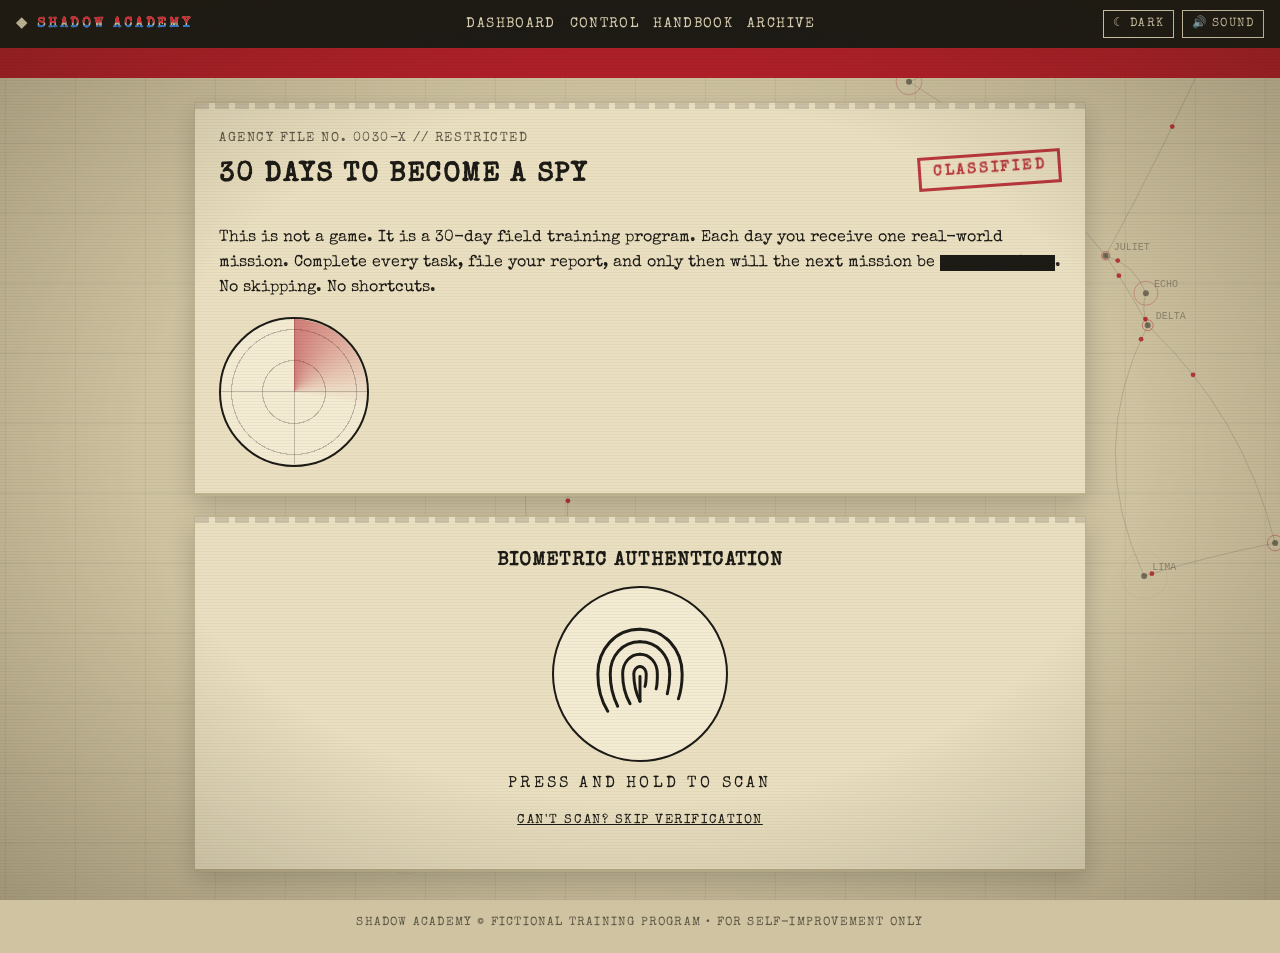
<file: shadow-academy/spy-academy/index.html>
<!doctype html>
<html lang="en">
<head>
<meta charset="utf-8">
<meta name="viewport" content="width=device-width,initial-scale=1">
<title>Shadow Academy | Classified</title>
<script src="js/theme.js"></script>
<link rel="preconnect" href="https://fonts.googleapis.com">
<link href="https://fonts.googleapis.com/css2?family=Special+Elite&display=swap" rel="stylesheet">
<link rel="stylesheet" href="css/style.css">
<link rel="stylesheet" href="css/fx.css">
<link rel="stylesheet" href="css/upgrade.css">
<link rel="stylesheet" href="css/v3.css">
</head>
<body>
<main>
  <section class="folder rise d1">
    <div class="row">
      <div>
        <div class="meta">Agency file no. 0030-X // Restricted</div>
        <h1 data-type="30 DAYS TO BECOME A SPY">30 DAYS TO BECOME A SPY</h1>
      </div>
      <div class="stamp slam" style="--sd:1.2s">Classified</div>
    </div>
    <p class="declass">This is not a game. It is a 30-day field training program. Each day you receive one real-world mission. Complete every task, file your report, and only then will the next mission be <span class="redact">declassified</span>. No skipping. No shortcuts.</p>
    <div class="row" style="margin-top:14px">
      <div class="radar"><i></i><i></i><i></i></div>
    </div>
  </section>

  <section class="folder rise d3" id="scanBox">
    <h2 style="text-align:center">Biometric Authentication</h2>
    <div class="ringwrap">
      <svg class="ring" viewBox="0 0 100 100"><circle id="ringc" cx="50" cy="50" r="48"/></svg>
      <button class="pad" id="pad" aria-label="Press and hold to scan your fingerprint">
        <svg class="fp" viewBox="0 0 100 100" fill="none" stroke="currentColor" stroke-width="2.4" stroke-linecap="round">
          <path d="M50 14C30 14 16 30 16 50c0 12 3 22 8 30"/>
          <path d="M50 14c20 0 34 16 34 36 0 8-1 14-3 20"/>
          <path d="M50 24c-14 0-24 11-24 26 0 10 2 18 6 26"/>
          <path d="M50 24c14 0 24 11 24 26 0 7-1 12-2 16"/>
          <path d="M50 34c-8 0-14 7-14 16 0 9 2 17 6 24"/>
          <path d="M50 34c8 0 14 7 14 16 0 5 0 9-1 12"/>
          <path d="M50 44c-3 0-5 3-5 6 0 8 2 16 5 22"/>
          <path d="M50 44c3 0 5 3 5 6 0 4 0 7-1 10"/>
          <path d="M50 52v20"/>
        </svg>
        <span class="beam"></span>
      </button>
    </div>
    <p class="scanStatus" id="scanStatus">Press and hold to scan</p>
    <p class="meta" style="text-align:center"><a href="#" id="skip">Can't scan? Skip verification</a></p>
  </section>

  <section class="folder rise d1" id="boot" style="display:none">
    <div class="terminal" id="term"></div>
  </section>

  <section class="folder rise d1" id="enlist" style="display:none">
    <h2>Identity Verification</h2>
    <div id="newAgent">
      <p>Choose your codename. It will appear on every file. Choose wisely.</p>
      <input type="text" id="codename" maxlength="18" placeholder="e.g. NIGHTJAR" autocomplete="off">
      <p class="meta" style="margin-top:12px">Rules of engagement</p>
      <ul class="clean">
        <li>Train on yourself, in public places, or with willing friends.</li>
        <li>Never deceive, pressure, stalk or harm anyone. Tradecraft is awareness, not abuse.</li>
        <li>Be honest in your reports. Only you will read them.</li>
      </ul>
      <label class="task" style="margin-top:10px"><input type="checkbox" id="oath"><span>I accept the rules of engagement.</span></label>
      <p><button class="btn" id="go" disabled>Accept Assignment</button></p>
    </div>
    <div id="backAgent" style="display:none">
      <p>Welcome back, Agent <b id="whoName"></b>. Rank: <b id="whoRank"></b>. Missions filed: <b id="whoProg"></b> of <b id="whoTotal"></b>.</p>
      <p><a class="btn" href="dashboard.html">Return to Headquarters</a></p>
      <p class="meta"><a href="#" id="reset" style="color:var(--red)">Burn file and start over</a></p>
    </div>
  </section>
</main>
<footer>SHADOW ACADEMY &copy; FICTIONAL TRAINING PROGRAM &bull; FOR SELF-IMPROVEMENT ONLY</footer>

<script src="js/missions.js"></script>
<script src="js/sfx.js"></script>
<script src="js/app.js"></script>
<script src="js/map.js"></script>
<script>
boot("index");
setTimeout(runTypewriters, 100);

/* ---------- biometric scan: press and hold ---------- */
const HOLD = 1800;
const pad = document.getElementById("pad"), ring = document.getElementById("ringc"), status = document.getElementById("scanStatus");
const C = 2 * Math.PI * 48;
ring.style.strokeDasharray = C;
ring.style.strokeDashoffset = C;
let active = false, done = false, t0 = 0, raf = 0;

function setStatus(txt, cls) { status.textContent = txt; status.className = "scanStatus" + (cls ? " " + cls : ""); }
function start() {
  if (done || active) return;
  active = true; t0 = performance.now();
  pad.classList.add("scanning");
  SFX.scanStart();
  loop();
}
function loop() {
  if (!active) return;
  const p = Math.min(1, (performance.now() - t0) / HOLD);
  ring.style.strokeDashoffset = C * (1 - p);
  setStatus("Scanning ... " + Math.floor(p * 100) + "%");
  if (p >= 1) return grant();
  raf = requestAnimationFrame(loop);
}
function cancel() {
  if (!active || done) return;
  active = false;
  cancelAnimationFrame(raf);
  pad.classList.remove("scanning");
  ring.style.strokeDashoffset = C;
  SFX.scanStop(); SFX.deny();
  setStatus("Scan failed. Hold longer", "bad");
}
function grant() {
  if (done) return;
  active = false; done = true;
  cancelAnimationFrame(raf);
  SFX.scanStop(); SFX.success();
  pad.classList.remove("scanning");
  pad.classList.add("granted");
  ring.style.strokeDashoffset = 0;
  ring.style.stroke = "var(--green)";
  setStatus("Access granted", "ok");
  const f = document.createElement("div"); f.className = "flash"; document.body.appendChild(f);
  setTimeout(() => f.remove(), 800);
  setTimeout(reveal, 900);
}
pad.addEventListener("pointerdown", e => { e.preventDefault(); if (pad.setPointerCapture) pad.setPointerCapture(e.pointerId); start(); });
pad.addEventListener("pointerup", cancel);
pad.addEventListener("pointercancel", cancel);
pad.addEventListener("contextmenu", e => e.preventDefault());
pad.addEventListener("keydown", e => { if ((e.key === " " || e.key === "Enter") && !e.repeat) { e.preventDefault(); start(); } });
pad.addEventListener("keyup", e => { if (e.key === " " || e.key === "Enter") cancel(); });
document.getElementById("skip").addEventListener("click", e => { e.preventDefault(); grant(); });

/* ---------- boot lines, then the enlist panel ---------- */
const lines = [
  "> BIOMETRIC MATCH CONFIRMED .......... [OK]",
  "> ESTABLISHING SECURE CHANNEL ........ [OK]",
  "> ENCRYPTING CONNECTION .............. [OK]",
  "> SCANNING FOR LISTENING DEVICES ..... [NONE FOUND]",
  "> LOADING 30-DAY FIELD PROGRAM ....... [OK]",
  "> WELCOME, RECRUIT."
];
const term = document.getElementById("term");
let li = 0, ci = 0;
function tick() {
  if (li >= lines.length) { document.getElementById("enlist").style.display = "block"; return; }
  const cur = lines[li];
  term.textContent = lines.slice(0, li).join("\n") + (li ? "\n" : "") + cur.slice(0, ++ci) + "█";
  if (ci % 3 === 0) SFX.tick();
  if (ci >= cur.length) { li++; ci = 0; SFX.beep(); setTimeout(tick, 260); } else setTimeout(tick, 14);
}
function reveal() {
  document.getElementById("boot").style.display = "block";
  tick();
}

/* ---------- enlist / returning agent ---------- */
const s = state();
if (s.codename) {
  document.getElementById("newAgent").style.display = "none";
  document.getElementById("backAgent").style.display = "block";
  document.getElementById("whoName").textContent = s.codename;
  document.getElementById("whoRank").textContent = rankName();
  document.getElementById("whoProg").textContent = doneCount();
  document.getElementById("whoTotal").textContent = TOTAL_DAYS;
}
const name = document.getElementById("codename"), oath = document.getElementById("oath"), go = document.getElementById("go");
function chk() { go.disabled = !(name.value.trim().length >= 2 && oath.checked); }
name.addEventListener("input", chk); oath.addEventListener("change", chk);
go.addEventListener("click", () => {
  const st = state();
  st.codename = name.value.trim().toUpperCase();
  st.enlisted = new Date().toISOString();
  save(st);
  SFX.thud();
  document.body.classList.add("leaving");
  setTimeout(() => location.href = "dashboard.html", 350);
});
document.getElementById("reset").addEventListener("click", e => {
  e.preventDefault();
  if (confirm("Burn your entire file? All progress will be lost.")) { localStorage.removeItem(KEY); location.reload(); }
});
</script>
</body>
</html>
</file>
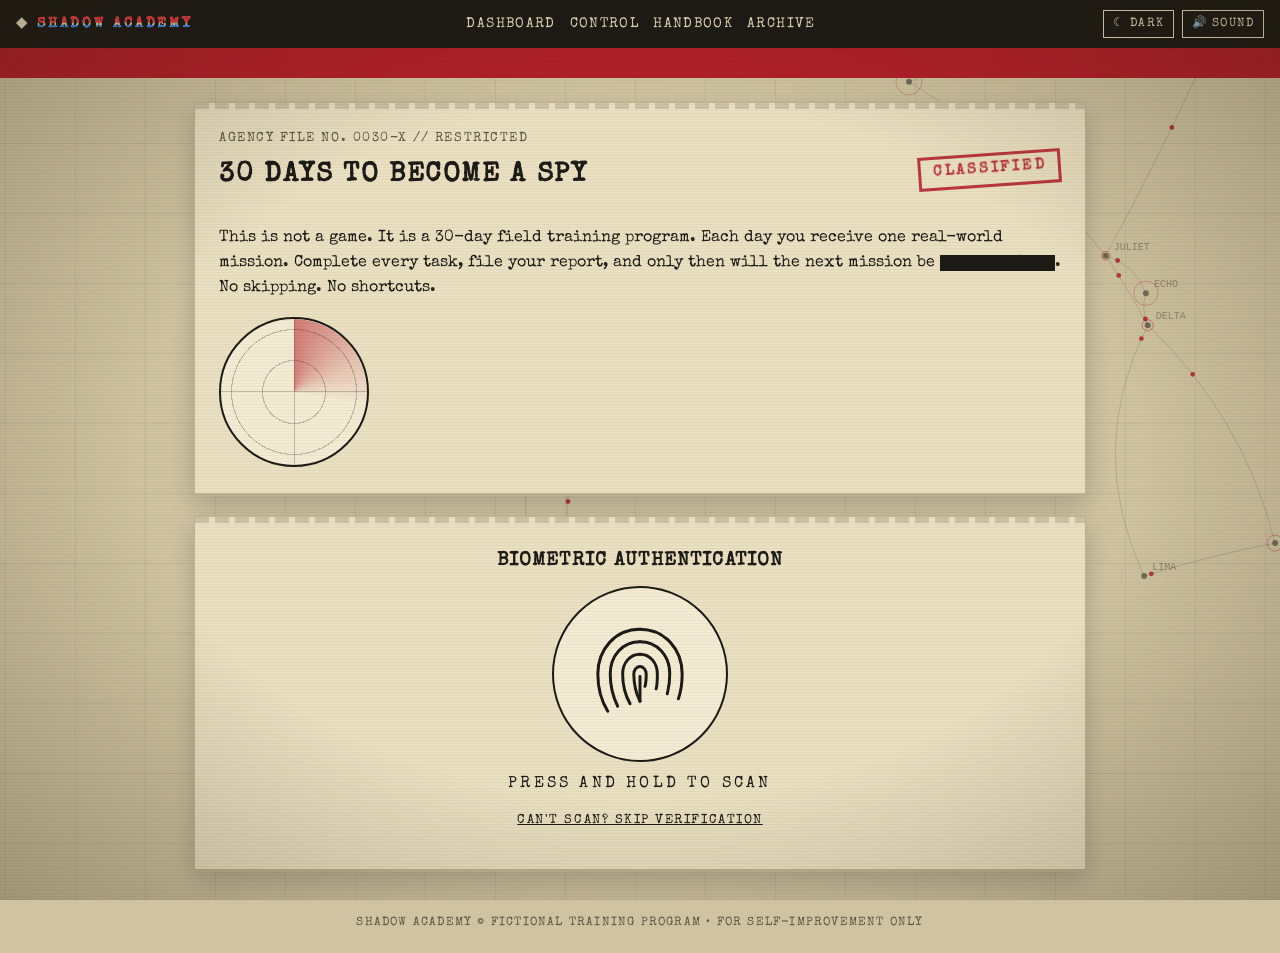
<file: shadow-academy/spy-academy/archive.html>
<!doctype html>
<html lang="en">
<head>
<meta charset="utf-8">
<meta name="viewport" content="width=device-width,initial-scale=1">
<title>Archive | Shadow Academy</title>
<link href="https://fonts.googleapis.com/css2?family=Special+Elite&display=swap" rel="stylesheet">
<link rel="stylesheet" href="css/style.css">
<link rel="stylesheet" href="css/fx.css">
<link rel="stylesheet" href="css/upgrade.css">
<link rel="stylesheet" href="css/v3.css">
<script src="js/theme.js"></script>
</head>
<body>
<main>
  <section class="folder rise d1">
    <div class="row">
      <div>
        <div class="meta">Records division</div>
        <h1 data-type="FIELD REPORT ARCHIVE">FIELD REPORT ARCHIVE</h1>
      </div>
      <div class="stamp slam" style="--sd:1.2s">Sealed</div>
    </div>
    <p id="sum" class="declass"></p>
    <p>
      <button class="btn" id="dl">Download all reports (.txt)</button>
      <button class="btn ghost" id="wipe">Burn file</button>
    </p>
  </section>
  <div id="list"></div>
</main>
<footer>REPORTS ARE STORED ONLY IN THIS BROWSER</footer>

<script src="js/missions.js"></script>
<script src="js/sfx.js"></script>
<script src="js/app.js"></script>
<script src="js/map.js"></script>
<script>
if (boot("archive")) {
  setTimeout(runTypewriters, 100);
  const s = state();
  const days = Object.keys(s.done).map(Number).filter(d => s.done[d].completed).sort((a, b) => a - b);
  document.getElementById("sum").textContent =
    "Agent " + s.codename + " // Rank: " + rankName() + " // " + days.length + " of " + TOTAL_DAYS + " reports filed.";
  const list = document.getElementById("list");
  if (!days.length) {
    list.innerHTML = '<section class="folder rise d3"><p>No reports filed yet. Complete Day 1 to begin your record.</p></section>';
  }
  days.forEach((d, i) => {
    const r = s.done[d], m = MISSIONS[d - 1];
    const sec = document.createElement("section");
    sec.className = "folder rise";
    sec.style.animationDelay = (0.2 + i * 0.07) + "s";
    sec.innerHTML = `<div class="row"><h2>Day ${d} // ${esc(m.code)}</h2><span class="stamp ok" style="font-size:.7rem">Filed</span></div>
      <div class="meta">${fmtDate(r.date)}</div><div class="entry">${esc(r.report)}</div>`;
    list.appendChild(sec);
  });
  document.getElementById("dl").addEventListener("click", () => {
    let t = "SHADOW ACADEMY FIELD REPORTS\nAgent: " + s.codename + "\nRank: " + rankName() + "\n\n";
    days.forEach(d => {
      t += "=== DAY " + d + " // " + MISSIONS[d - 1].code + " (" + fmtDate(s.done[d].date) + ") ===\n" + s.done[d].report + "\n\n";
    });
    const a = document.createElement("a");
    a.href = URL.createObjectURL(new Blob([t], { type: "text/plain" }));
    a.download = "field-reports.txt";
    a.click();
  });
  document.getElementById("wipe").addEventListener("click", () => {
    if (confirm("Burn your entire file? All progress will be lost.")) {
      localStorage.removeItem(KEY);
      location.href = "index.html";
    }
  });
}
</script>
</body>
</html>
</file>
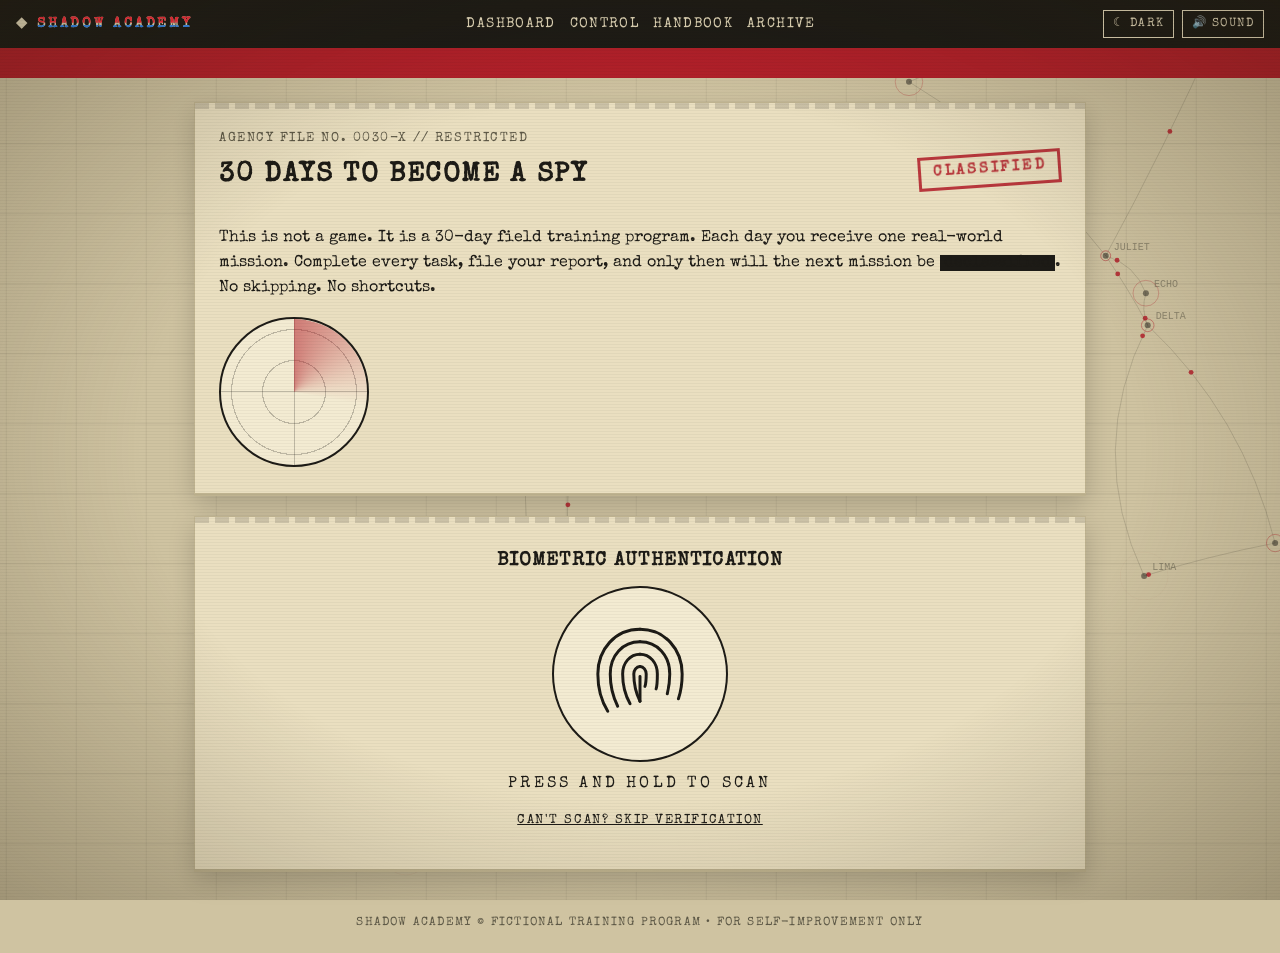
<file: shadow-academy/spy-academy/certificate.html>
<!doctype html>
<html lang="en">
<head>
<meta charset="utf-8">
<meta name="viewport" content="width=device-width,initial-scale=1">
<title>Certificate | Shadow Academy</title>
<script src="js/theme.js"></script>
<link href="https://fonts.googleapis.com/css2?family=Special+Elite&display=swap" rel="stylesheet">
<link rel="stylesheet" href="css/style.css">
<link rel="stylesheet" href="css/fx.css">
<link rel="stylesheet" href="css/upgrade.css">
<link rel="stylesheet" href="css/v3.css">
</head>
<body>
<main>
  <section class="folder rise d1">
    <div class="cert" id="cert">
      <div class="cert-kicker">Shadow Academy // Field Training Division</div>
      <h1 class="cert-title">Certificate of Completion</h1>
      <div class="cert-prog" id="prog"></div>
      <p style="margin:16px 0 0">This certifies that</p>
      <div class="cert-name" id="cname"></div>
      <p class="cert-body" id="cbody"></p>
      <div class="cert-meta">
        <div><b id="mRank"></b><small>Rank earned</small></div>
        <div><b id="mDone"></b><small>Missions filed</small></div>
        <div><b id="mXp"></b><small>XP earned</small></div>
        <div><b id="mStreak"></b><small>Best streak</small></div>
      </div>
      <div class="cert-foot">
        <div>
          <div class="sig" style="margin-bottom:14px">Director, Shadow Academy</div>
          <div class="sig"><span id="cdate"></span> &bull; Serial <b id="cserial"></b></div>
        </div>
        <div class="seal" style="--sd:1.6s">&#9733;</div>
      </div>
      <div class="cert-fine">Fictional training certificate for self-improvement only. Not issued by any government or agency.</div>
    </div>
  </section>
  <p class="no-print">
    <button class="btn" id="print">Print / Save as PDF</button>
    <a class="btn ghost" href="control.html">Mission Control</a>
    <a class="btn ghost" href="dashboard.html">Headquarters</a>
  </p>
</main>
<footer>IN YOUR BROWSER'S PRINT DIALOG, CHOOSE "SAVE AS PDF" TO KEEP A COPY</footer>

<script src="js/missions.js"></script>
<script src="js/sfx.js"></script>
<script src="js/app.js"></script>
<script src="js/map.js"></script>
<script>
function hash8(str) {
  let h = 2166136261;
  for (let i = 0; i < str.length; i++) { h ^= str.charCodeAt(i); h = Math.imul(h, 16777619); }
  return (h >>> 0).toString(16).toUpperCase().padStart(8, "0");
}
if (boot("certificate")) {
  const type = new URLSearchParams(location.search).get("type") === "elite" ? "elite" : "core";
  const need = type === "elite" ? TOTAL_DAYS : CORE_DAYS;
  if (!isDone(need)) { location.replace("control.html"); }
  else {
    const s = state();
    const rec = s.done[need];
    const d = new Date(rec.date);
    document.getElementById("prog").textContent = type === "elite" ? "Elite Program // 60-Day Master Course" : "30-Day Field Training Program";
    document.getElementById("cname").textContent = "AGENT " + s.codename;
    document.getElementById("cbody").textContent = type === "elite"
      ? "has completed all sixty missions of the Shadow Academy, mastering advanced awareness, ethical interviewing, analysis, security and command."
      : "has completed all thirty field missions of the Shadow Academy: observation, memory, reading people, ethical influence, cover, codes and discipline.";
    document.getElementById("mRank").textContent = rankFor(need);
    document.getElementById("mDone").textContent = need;
    document.getElementById("mXp").textContent = xpUpTo(need);
    document.getElementById("mStreak").textContent = (s.streak && s.streak.best) || 0;
    document.getElementById("cdate").textContent = isNaN(d) ? "" : d.toLocaleDateString(undefined, { day: "numeric", month: "long", year: "numeric" });
    document.getElementById("cserial").textContent = "SA-" + hash8(s.codename + "|" + (s.enlisted || "") + "|" + type);

    titleCardOnce("cert" + type, {
      kicker: "Shadow Academy // Certification",
      title: type === "elite" ? "Elite Graduate" : "Certified Agent",
      sub: "Agent " + s.codename
    }, () => { setTimeout(() => SFX.thud(), 1700); setTimeout(() => SFX.success(), 2000); });

    document.getElementById("print").addEventListener("click", () => { SFX.click(); window.print(); });
  }
}
</script>
</body>
</html>
</file>
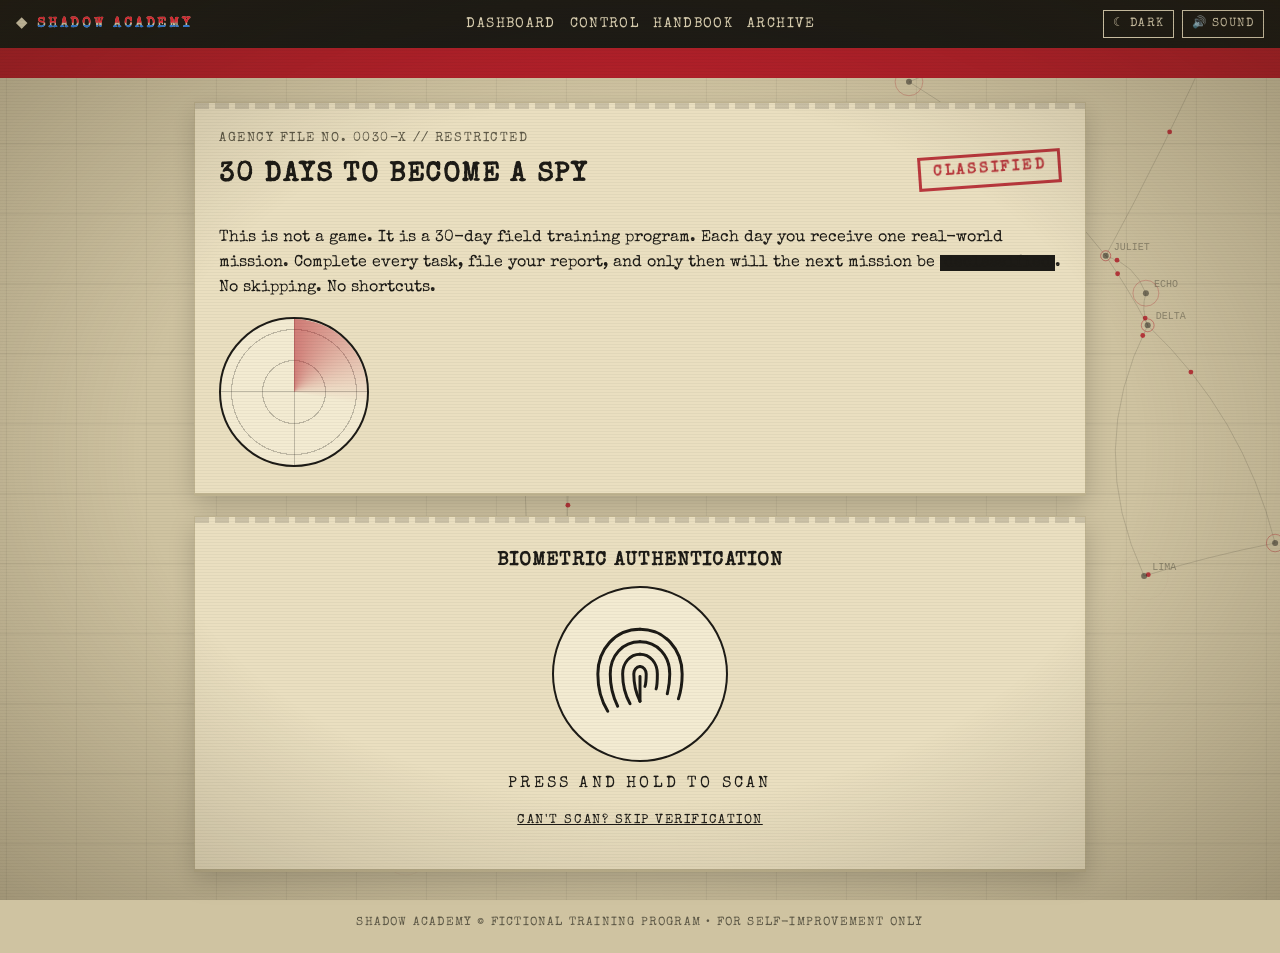
<file: shadow-academy/spy-academy/control.html>
<!doctype html>
<html lang="en">
<head>
<meta charset="utf-8">
<meta name="viewport" content="width=device-width,initial-scale=1">
<title>Mission Control | Shadow Academy</title>
<script src="js/theme.js"></script>
<link href="https://fonts.googleapis.com/css2?family=Special+Elite&display=swap" rel="stylesheet">
<link rel="stylesheet" href="css/style.css">
<link rel="stylesheet" href="css/fx.css">
<link rel="stylesheet" href="css/upgrade.css">
<link rel="stylesheet" href="css/v3.css">
</head>
<body>
<main>
  <section class="folder rise d1">
    <div class="row">
      <div>
        <div class="meta">Operations // Agent support</div>
        <h1 data-type="MISSION CONTROL">MISSION CONTROL</h1>
      </div>
      <div class="stamp slam" style="--sd:1.2s">Live</div>
    </div>
    <div class="stats">
      <div class="stat" id="stStreakBox"><b id="stStreak">0</b><small>Current streak</small></div>
      <div class="stat"><b id="stBest">0</b><small>Best streak</small></div>
      <div class="stat"><b id="stActive">0</b><small>Active days</small></div>
      <div class="stat"><b id="stDone">0</b><small>Missions done</small></div>
    </div>
  </section>

  <section class="folder rise d2">
    <div class="cal-head">
      <button class="btn ghost" id="prev" aria-label="Previous month">&larr;</button>
      <h2 id="monthLabel">Month</h2>
      <button class="btn ghost" id="next" aria-label="Next month">&rarr;</button>
    </div>
    <div class="cal" id="cal"></div>
    <div class="legend">
      <span><i class="l-done"></i>Mission filed</span>
      <span><i class="l-streak"></i>Current streak &#128293;</span>
      <span><i class="l-today"></i>Today</span>
    </div>
  </section>

  <section class="folder rise d3">
    <h2>Daily Reminder</h2>
    <p>Choose the time you want your daily mission nudge.</p>
    <p><input type="time" id="rtime" value="19:00"></p>
    <p>
      <button class="btn" id="rIcs">Download calendar reminder (.ics)</button>
      <button class="btn ghost" id="rEnable">Enable browser alerts</button>
      <button class="btn ghost" id="rOff">Turn off alerts</button>
    </p>
    <p class="meta">The calendar reminder repeats daily and works in any calendar app, even when this site is closed. Browser alerts only fire while a Shadow Academy tab is open.</p>
    <p class="msg" id="rMsg"></p>
  </section>

  <section class="folder rise d4">
    <h2>Certificates</h2>
    <div class="certcards" id="certs"></div>
  </section>
</main>
<footer>MISSION CONTROL &bull; YOUR DATA NEVER LEAVES THIS BROWSER</footer>

<script src="js/missions.js"></script>
<script src="js/sfx.js"></script>
<script src="js/app.js"></script>
<script src="js/map.js"></script>
<script>
if (boot("control")) {
  const s = state();
  titleCardOnce("control", { kicker: "Shadow Academy // Operations", title: "Mission Control", sub: "Agent " + s.codename }, () => setTimeout(runTypewriters, 100));

  /* ---------- stats + data for calendar ---------- */
  const byDate = {};
  Object.keys(s.done).forEach(k => {
    const r = s.done[k];
    if (r.completed && r.date) { const key = localDateKey(r.date); (byDate[key] = byDate[key] || []).push(Number(k)); }
  });
  const st = streakNow();
  document.getElementById("stStreak").textContent = st;
  if (st > 0) document.getElementById("stStreakBox").classList.add("hot");
  document.getElementById("stBest").textContent = (s.streak && s.streak.best) || 0;
  document.getElementById("stActive").textContent = Object.keys(byDate).length;
  document.getElementById("stDone").textContent = doneCount() + "/" + TOTAL_DAYS;

  const streakDates = new Set();
  if (st > 0) {
    const d = new Date(s.streak.last + "T00:00:00");
    for (let i = 0; i < s.streak.count; i++) { streakDates.add(localDateKey(d)); d.setDate(d.getDate() - 1); }
  }

  /* ---------- month calendar (Monday first) ---------- */
  let view = new Date(); view.setDate(1);
  const cal = document.getElementById("cal"), label = document.getElementById("monthLabel");
  function drawCal() {
    label.textContent = view.toLocaleString(undefined, { month: "long", year: "numeric" }).toUpperCase();
    let html = ["M", "T", "W", "T", "F", "S", "S"].map(d => `<div class="dow">${d}</div>`).join("");
    const lead = (view.getDay() + 6) % 7;
    for (let i = 0; i < lead; i++) html += '<div class="day blank"></div>';
    const days = new Date(view.getFullYear(), view.getMonth() + 1, 0).getDate();
    const t = today();
    for (let d = 1; d <= days; d++) {
      const key = view.getFullYear() + "-" + pad2(view.getMonth() + 1) + "-" + pad2(d);
      const ms = byDate[key] || [];
      const cls = "day" + (ms.length ? " done" : "") + (streakDates.has(key) ? " streak" : "") + (key === t ? " today" : "");
      const tags = ms.slice(0, 2).map(n => `<span class="tag">D${n}</span>`).join("") + (ms.length > 2 ? `<span class="tag">+${ms.length - 2}</span>` : "");
      html += `<div class="${cls}"><b>${d}</b>${tags}${streakDates.has(key) ? '<span class="fire">&#128293;</span>' : ""}</div>`;
    }
    cal.innerHTML = html;
  }
  document.getElementById("prev").addEventListener("click", () => { view.setMonth(view.getMonth() - 1); drawCal(); SFX.click(); });
  document.getElementById("next").addEventListener("click", () => { view.setMonth(view.getMonth() + 1); drawCal(); SFX.click(); });
  drawCal();

  /* ---------- reminders ---------- */
  const rtime = document.getElementById("rtime"), rMsg = document.getElementById("rMsg");
  function say(t) { rMsg.textContent = t; }
  const saved = getRemind();
  if (saved) { rtime.value = saved.time || "19:00"; if (saved.on) say("Browser alerts armed for " + saved.time + " daily while a Shadow Academy tab is open."); }

  document.getElementById("rIcs").addEventListener("click", () => {
    const count = Math.max(1, TOTAL_DAYS - doneCount());
    const blob = new Blob([buildICS(rtime.value || "19:00", count)], { type: "text/calendar" });
    const a = document.createElement("a");
    a.href = URL.createObjectURL(blob);
    a.download = "shadow-academy-reminder.ics";
    a.click();
    SFX.beep();
    say("Calendar file downloaded. Open it to add a daily " + (rtime.value || "19:00") + " reminder for " + count + (count === 1 ? " day." : " days."));
  });

  document.getElementById("rEnable").addEventListener("click", async () => {
    const time = rtime.value || "19:00";
    if (!("Notification" in window)) { say("This browser does not support alerts. Use the calendar reminder instead."); SFX.deny(); return; }
    let perm = "denied";
    try { perm = await Notification.requestPermission(); } catch (e) {}
    if (perm !== "granted") { say("Alerts are blocked. Allow notifications in your browser's site settings, or use the calendar reminder."); SFX.deny(); return; }
    setRemind({ on: true, time: time, last: null });
    say("Browser alerts armed for " + time + " daily while a Shadow Academy tab is open.");
    SFX.success();
    try { new Notification("Shadow Academy", { body: "Test transmission received, Agent." }); } catch (e) {}
  });

  document.getElementById("rOff").addEventListener("click", () => {
    const r = getRemind();
    if (r) { r.on = false; setRemind(r); }
    say("Browser alerts are off.");
    SFX.click();
  });

  /* ---------- certificates ---------- */
  const cards = [
    { type: "core", title: "Agent Certificate", sub: "30-Day Field Training Program", need: CORE_DAYS },
    { type: "elite", title: "Elite Certificate", sub: "60-Day Master Course", need: TOTAL_DAYS }
  ];
  document.getElementById("certs").innerHTML = cards.map(c => {
    const ready = isDone(c.need);
    const have = Math.min(doneCount(), c.need);
    return `<div class="certcard ${ready ? "" : "locked"}"><div class="meta">${esc(c.sub)}</div><h3>${esc(c.title)}</h3>
      ${ready ? `<p>Issued. Print it or save it as a PDF.</p><a class="btn" href="certificate.html?type=${c.type}">View certificate</a>`
              : `<p>Locked: ${have} / ${c.need} missions complete.</p>`}</div>`;
  }).join("");
}
</script>
</body>
</html>
</file>
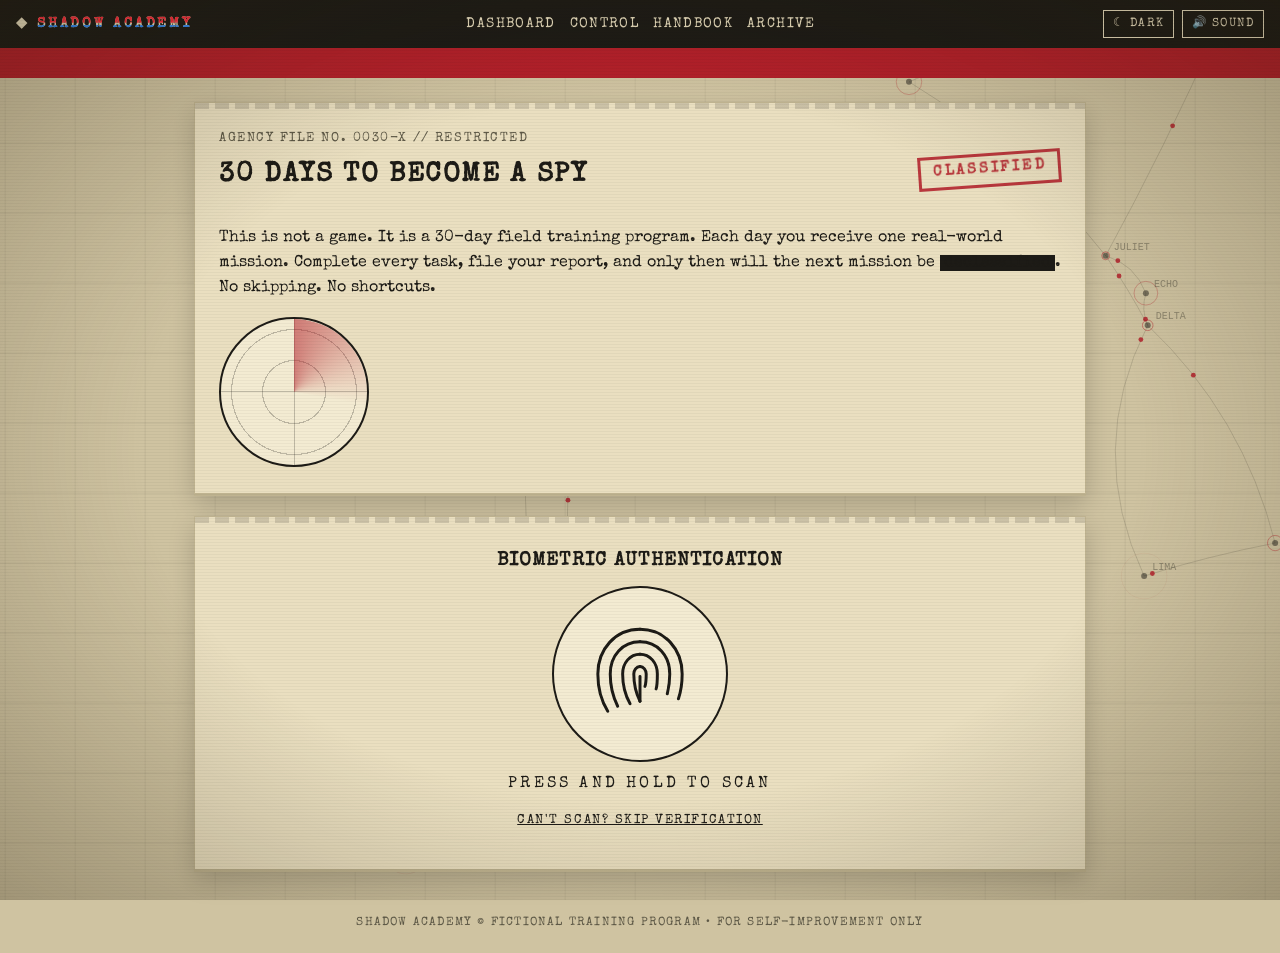
<file: shadow-academy/spy-academy/dashboard.html>
<!doctype html>
<html lang="en">
<head>
<meta charset="utf-8">
<meta name="viewport" content="width=device-width,initial-scale=1">
<title>Headquarters | Shadow Academy</title>
<script src="js/theme.js"></script>
<link href="https://fonts.googleapis.com/css2?family=Special+Elite&display=swap" rel="stylesheet">
<link rel="stylesheet" href="css/style.css">
<link rel="stylesheet" href="css/fx.css">
<link rel="stylesheet" href="css/upgrade.css">
<link rel="stylesheet" href="css/v3.css">
</head>
<body>
<main>
  <section class="folder rise d1">
    <div class="row" style="margin-bottom:14px">
      <div class="meta">Headquarters // Agent file</div>
      <div class="radar" style="width:70px;height:70px"><i></i><i></i><i></i></div>
    </div>
    <div class="idcard">
      <div class="photo">&#128373;&#65039;</div>
      <div class="idinfo">
        <div class="meta">Agent identification</div>
        <h2 id="hello">AGENT</h2>
        <div>Rank: <b id="rank"></b> &bull; Next: <span id="next"></span></div>
        <div style="margin-top:10px">
          <div class="row"><span class="meta" id="lvl"></span><span class="meta" id="xpTxt"></span></div>
          <div class="bar"><i id="xpFill" style="width:0"></i></div>
        </div>
      </div>
    </div>
    <div class="stats">
      <div class="stat"><b id="sDone">0</b><small>Missions done</small></div>
      <div class="stat"><b id="sXp">0</b><small>Total XP</small></div>
      <div class="stat" id="streakBox"><b id="sStreak">0</b><small>Day streak</small></div>
      <div class="stat"><b id="sBadge">0</b><small>Badges</small></div>
    </div>
    <p class="meta" id="streakNote" style="margin-top:10px"></p>
    <div style="margin-top:12px">
      <div class="row"><span class="meta">Training progress</span><span class="meta" id="pct"></span></div>
      <div class="bar"><i id="fill" style="width:0"></i></div>
    </div>
    <p style="margin-top:16px">
      <a class="btn" id="cont" href="#">Open today's mission</a>
      <a class="btn ghost" href="control.html">Mission Control</a>
    </p>
  </section>

  <section class="folder rise d2">
    <div class="meta">Commendations</div>
    <h2>Badges</h2>
    <div class="badges" id="badges"></div>
  </section>

  <div id="phases"></div>
</main>
<footer>MISSIONS UNLOCK ONLY AFTER YOU COMPLETE THE PREVIOUS ONE</footer>

<script src="js/missions.js"></script>
<script src="js/sfx.js"></script>
<script src="js/app.js"></script>
<script src="js/map.js"></script>
<script>
if (boot("dashboard")) {
  const s = state();
  titleCardOnce("dash", { kicker: "Shadow Academy // Field Training", title: "Headquarters", sub: "Agent " + s.codename });

  document.getElementById("hello").textContent = "AGENT " + s.codename;
  document.getElementById("rank").textContent = rankName();
  const nr = nextRank();
  document.getElementById("next").textContent = nr ? nr.name + " at " + nr.at + " missions" : "Maximum rank reached";

  const n = doneCount(), li = levelInfo(), st = streakNow(), earned = earnedBadges();
  document.getElementById("pct").textContent = n + " / " + TOTAL_DAYS + " complete";
  document.getElementById("lvl").textContent = "LEVEL " + li.level;
  document.getElementById("xpTxt").textContent = li.into + " / " + li.need + " XP to next level";
  document.getElementById("sDone").textContent = n;
  document.getElementById("sXp").textContent = li.xp;
  document.getElementById("sStreak").textContent = st;
  document.getElementById("sBadge").textContent = earned.length + "/" + BADGES.length;
  if (st > 0) document.getElementById("streakBox").classList.add("hot");
  document.getElementById("streakNote").textContent =
    n >= TOTAL_DAYS ? "Both programs complete. Director."
    : st === 0 ? "No active streak. Complete a mission today to start one."
    : streakAtRisk() ? "Streak at risk: complete a mission today or it resets."
    : "Streak safe for today. Come back tomorrow.";
  setTimeout(() => {
    document.getElementById("fill").style.width = (n / TOTAL_DAYS * 100) + "%";
    document.getElementById("xpFill").style.width = (li.into / li.need * 100) + "%";
  }, 400);

  document.getElementById("badges").innerHTML = BADGES.map(b =>
    `<div class="badge ${earned.includes(b.id) ? "on" : ""}"><span class="ico">${b.ico}</span><b>${esc(b.name)}</b><small>${esc(b.desc)}</small></div>`
  ).join("");

  const cd = currentDay();
  const cont = document.getElementById("cont");
  if (n >= TOTAL_DAYS) { cont.textContent = "Program complete, view archive"; cont.href = "archive.html"; }
  else { cont.textContent = "Open Day " + cd + (cd > CORE_DAYS ? " mission (Elite)" : " mission"); cont.href = "mission.html?day=" + cd; }

  const just = sessionStorage.getItem("justUnlocked");
  sessionStorage.removeItem("justUnlocked");
  if (just) setTimeout(() => SFX.beep(), 500);

  const wrap = document.getElementById("phases");
  let eliteHead = false;
  PHASES.forEach((p, pi) => {
    if (p.elite && !eliteHead) {
      eliteHead = true;
      const open = isDone(CORE_DAYS);
      const h = document.createElement("section");
      h.className = "folder rise elite elite-head";
      h.style.animationDelay = (0.3 + pi * 0.1) + "s";
      h.innerHTML = `<div class="row"><div><div class="meta tag-elite">Days 31-60</div><h2>Elite Program</h2>
        <p style="margin:0">${open ? "Advanced tradecraft: awareness, interviewing, analysis, security, command." : "Complete Day 30 to unlock the Elite Program."}</p></div>
        <div class="stamp ${open ? "ok" : ""}">${n >= TOTAL_DAYS ? "Mastered" : open ? "Open" : "Locked"}</div></div>`;
      wrap.appendChild(h);
    }
    const sec = document.createElement("section");
    sec.className = "folder rise" + (p.elite ? " elite" : "");
    sec.style.animationDelay = (0.3 + pi * 0.1) + "s";
    let html = `<div class="meta">${p.sub}</div><h2>${p.name}</h2><div class="grid">`;
    for (let d = p.days[0]; d <= p.days[1]; d++) {
      const m = MISSIONS[d - 1];
      const done = isDone(d), open = isUnlocked(d), active = open && !done;
      const cls = "tile " + (p.elite ? "elite " : "") + (done ? "done" : open ? (active ? "active" : "") : "locked") + (String(d) === just ? " unlocking" : "");
      html += open
        ? `<a class="${cls}" href="mission.html?day=${d}"><small>Day</small><b>${d}</b><small>${esc(m.code)}</small></a>`
        : `<a class="${cls}" href="#" data-locked="1"><small>Day</small><b>${d}</b><small>Locked</small></a>`;
    }
    sec.innerHTML = html + "</div>";
    wrap.appendChild(sec);
  });
  wrap.addEventListener("click", e => {
    const t = e.target.closest("[data-locked]");
    if (t) { e.preventDefault(); t.classList.remove("shake"); void t.offsetWidth; t.classList.add("shake"); SFX.deny(); }
  });
}
</script>
</body>
</html>
</file>
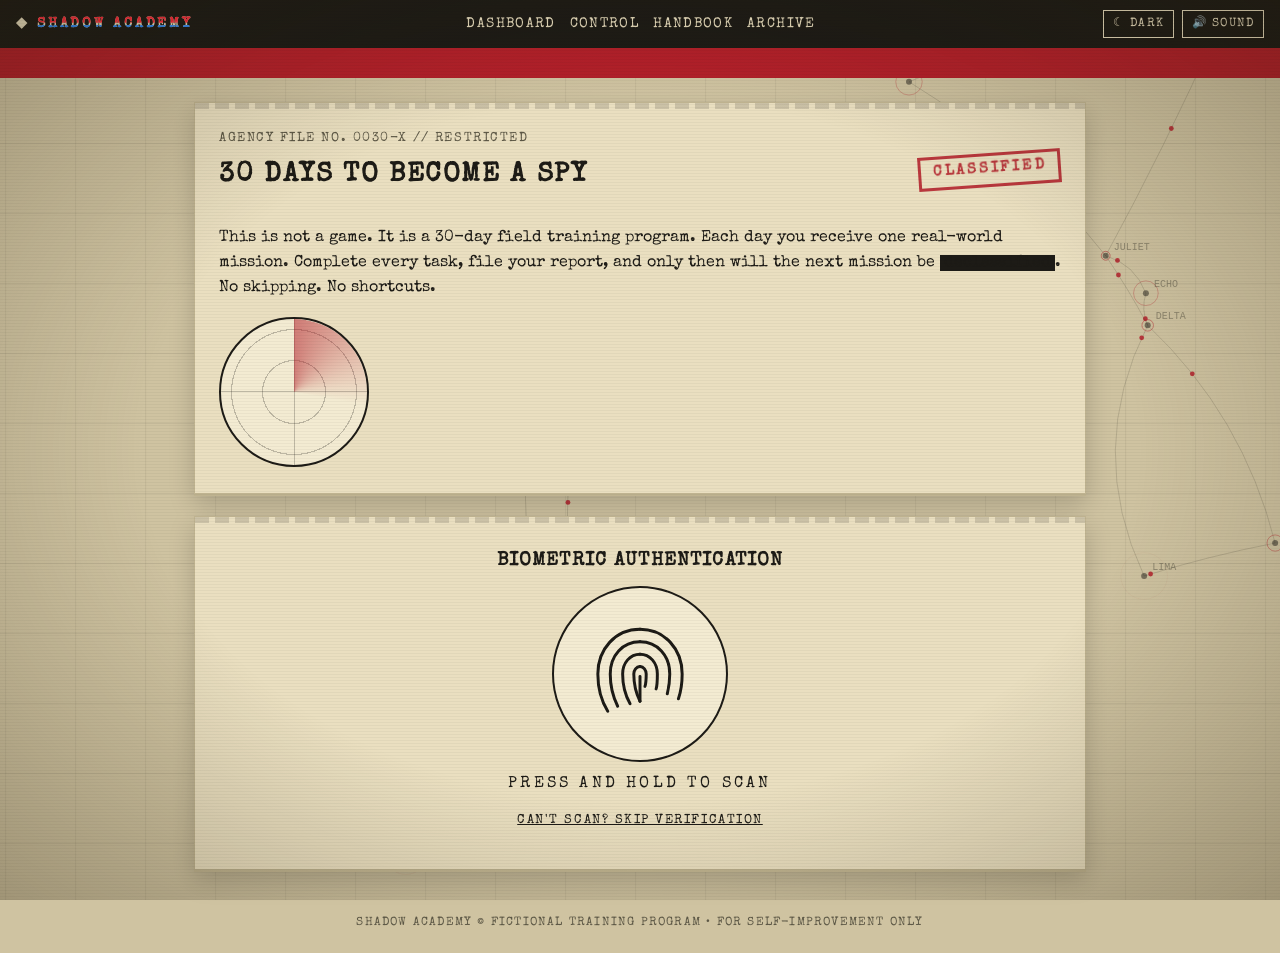
<file: shadow-academy/spy-academy/handbook.html>
<!doctype html>
<html lang="en">
<head>
<meta charset="utf-8">
<meta name="viewport" content="width=device-width,initial-scale=1">
<title>Handbook | Shadow Academy</title>
<link href="https://fonts.googleapis.com/css2?family=Special+Elite&display=swap" rel="stylesheet">
<link rel="stylesheet" href="css/style.css">
<link rel="stylesheet" href="css/fx.css">
<link rel="stylesheet" href="css/upgrade.css">
<link rel="stylesheet" href="css/v3.css">
<script src="js/theme.js"></script>
</head>
<body>
<main>
  <section class="folder rise d1">
    <div class="row">
      <div>
        <div class="meta">Field manual // Restricted</div>
        <h1 data-type="TRADECRAFT HANDBOOK">TRADECRAFT HANDBOOK</h1>
      </div>
      <div class="stamp slam" style="--sd:1.2s">Eyes Only</div>
    </div>
    <p class="declass">The real craft behind the movies: attention, memory, empathy, discipline and security. Hover or tap the <span class="redact">black bars</span> to read redacted notes.</p>
  </section>

  <section class="folder rise d2">
    <h2>The 10 Rules of the Field</h2>
    <ul class="clean">
      <li><b>1. Observe before you act.</b> Information first, decisions second.</li>
      <li><b>2. Baseline, then deviation.</b> Know what normal looks like.</li>
      <li><b>3. Hold hypotheses loosely.</b> Body language is probability, not proof.</li>
      <li><b>4. Listen twice as much as you speak.</b> People tell you everything if you let them.</li>
      <li><b>5. Keep your cover simple.</b> The fewer the lies, the fewer the slips. <span class="redact">Truth is the best cover story.</span></li>
      <li><b>6. Ask, don't accuse.</b> A good question beats a confident guess.</li>
      <li><b>7. Slow is smooth.</b> Calm breathing, calm voice, calm movement.</li>
      <li><b>8. Protect your information.</b> Strong passwords, privacy settings, small footprint.</li>
      <li><b>9. Always have a backup plan and an abort condition.</b></li>
      <li><b>10. Integrity is the real cover.</b> <span class="redact">Trust earned honestly lasts; trust gained by deceit collapses.</span></li>
    </ul>
  </section>

  <section class="folder rise d3">
    <h2>Influence: How It Works and How To Defend</h2>
    <p>These six levers of persuasion appear in movies and in everyday marketing. Learn them to use fairly, and to notice when they are used on you.</p>
    <ul class="clean">
      <li><b>Reciprocity:</b> we repay favors. <i>Defense:</i> a gift is not a debt.</li>
      <li><b>Commitment:</b> we stay consistent with earlier statements. <i>Defense:</i> it's fine to change your mind.</li>
      <li><b>Social proof:</b> "everyone is doing it". <i>Defense:</i> check the evidence.</li>
      <li><b>Authority:</b> we obey titles. <i>Defense:</i> verify credentials independently.</li>
      <li><b>Liking:</b> we say yes to people we like. <i>Defense:</i> separate the person from the request.</li>
      <li><b>Scarcity:</b> "only 2 left". <i>Defense:</i> slow down; urgency is a red flag.</li>
    </ul>
    <div class="note"><b>Academy ethics:</b> influence is honest when the other person has a real choice and would still agree if they understood exactly what you were doing. If it only works in the dark, don't do it.</div>
  </section>

  <section class="folder rise d4">
    <h2>Cipher Desk</h2>
    <p>Caesar cipher: shifts each letter by a key. Try it, then use it for Day 20.</p>
    <input type="text" id="msg" placeholder="Type your message">
    <p>Shift key: <input type="number" id="key" value="3" min="1" max="25" style="width:80px;font:inherit;padding:6px"></p>
    <p>
      <button class="btn" id="enc">Encode</button>
      <button class="btn ghost" id="dec">Decode</button>
    </p>
    <div class="terminal" id="out" style="min-height:60px">&gt; awaiting input</div>
  </section>
</main>
<footer>KNOWLEDGE IS THE ONLY WEAPON YOU NEED</footer>

<script src="js/missions.js"></script>
<script src="js/sfx.js"></script>
<script src="js/app.js"></script>
<script src="js/map.js"></script>
<script>
if (boot("handbook")) {
  setTimeout(runTypewriters, 100);
  function shift(t, k) {
    return t.replace(/[a-z]/gi, c => {
      const b = c <= "Z" ? 65 : 97;
      return String.fromCharCode((c.charCodeAt(0) - b + k + 26 * 10) % 26 + b);
    });
  }
  const msg = document.getElementById("msg"), key = document.getElementById("key"), out = document.getElementById("out");
  function show(text) {
    out.textContent = "> ";
    let i = 0;
    const t = setInterval(() => { out.textContent += text.charAt(i++); if (i >= text.length) clearInterval(t); }, 18);
  }
  function k() { return Math.max(1, Math.min(25, parseInt(key.value, 10) || 3)); }
  document.getElementById("enc").addEventListener("click", () => show(shift(msg.value, k())));
  document.getElementById("dec").addEventListener("click", () => show(shift(msg.value, -k())));
}
</script>
</body>
</html>
</file>
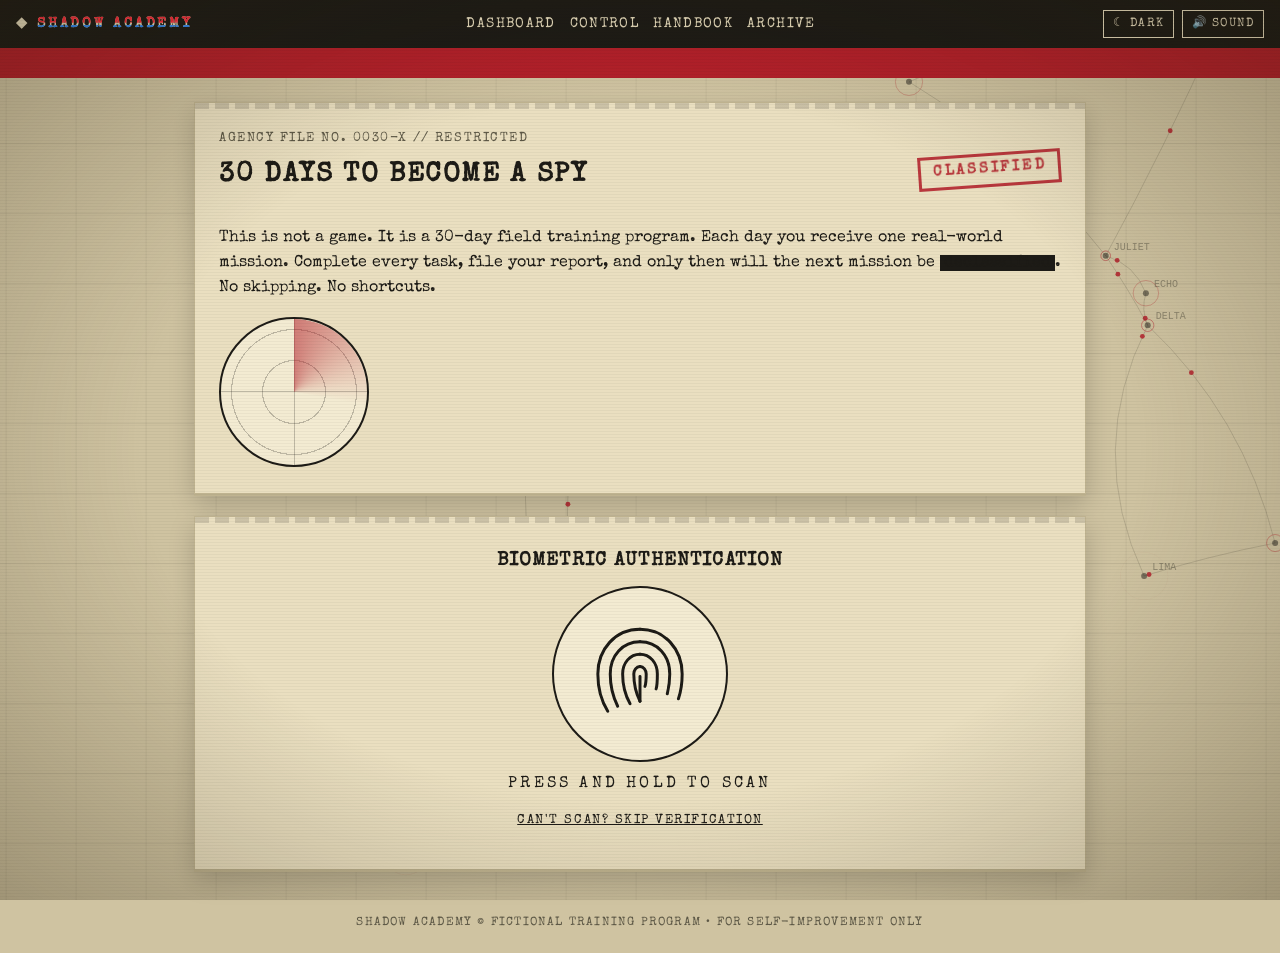
<file: shadow-academy/spy-academy/mission.html>
<!doctype html>
<html lang="en">
<head>
<meta charset="utf-8">
<meta name="viewport" content="width=device-width,initial-scale=1">
<title>Mission | Shadow Academy</title>
<script src="js/theme.js"></script>
<link href="https://fonts.googleapis.com/css2?family=Special+Elite&display=swap" rel="stylesheet">
<link rel="stylesheet" href="css/style.css">
<link rel="stylesheet" href="css/fx.css">
<link rel="stylesheet" href="css/upgrade.css">
<link rel="stylesheet" href="css/v3.css">
</head>
<body>
<main id="app"></main>
<footer>FILE YOUR REPORT HONESTLY &bull; ONLY YOU CAN READ IT</footer>

<script src="js/missions.js"></script>
<script src="js/sfx.js"></script>
<script src="js/app.js"></script>
<script src="js/map.js"></script>
<script>
if (boot("mission")) {
  const day = parseInt(new URLSearchParams(location.search).get("day"), 10);
  if (!day || day < 1 || day > TOTAL_DAYS || !isUnlocked(day)) { location.replace("dashboard.html"); }
  else render(day);
}

function phaseOf(d) { return PHASES.find(p => d >= p.days[0] && d <= p.days[1]); }

function render(day) {
  const m = MISSIONS[day - 1], p = phaseOf(day);
  const elite = day > CORE_DAYS;
  if (elite) document.body.classList.add("elite");
  const st0 = state();
  const rec = st0.done[day] || { tasks: [], report: "", completed: false };
  const finished = !!rec.completed;

  /* older saves: if the mission already has progress but no clock, arm it now */
  if (!finished && !rec.startedAt && (rec.report || (rec.tasks || []).some(Boolean))) {
    rec.startedAt = startMission(day);
  }
  let startedAt = rec.startedAt || 0;
  const started = !!startedAt || finished;

  const tasks = m.tasks.map((t, i) => `
    <label class="task ${rec.tasks[i] ? "done" : ""}">
      <input type="checkbox" data-i="${i}" ${rec.tasks[i] ? "checked" : ""} ${started && !finished ? "" : "disabled"}>
      <span><b>Task ${i + 1}.</b> ${esc(t)} <small class="meta">(+10 XP)</small></span>
    </label>`).join("");

  const app = document.getElementById("app");
  app.innerHTML = `
  <section class="folder rise d1">
    <div class="row">
      <div>
        <div class="meta">${elite ? '<span class="tag-elite">ELITE</span> // ' : ""}${esc(p.name)} // ${esc(p.sub)}</div>
        <h1>DAY ${day} <span style="color:var(--red)">//</span> <span data-type="${esc(m.code)}">${esc(m.code)}</span></h1>
      </div>
      ${finished ? '<div class="stamp ok slam" style="--sd:.6s">Accomplished</div>' : '<div class="stamp slam" style="--sd:.8s">Active</div>'}
    </div>
    <div class="note rr"><span class="stamp ok slam dstamp" style="--sd:2.3s">Declassified</span><b>INTEL BRIEFING:</b> ${esc(m.intel)}</div>
  </section>

  ${finished ? "" : `
  <section class="folder rise d2">
    <h2>Mission Clock</h2>
    <div id="begin" style="${started ? "display:none" : ""}">
      <p>Starting the mission arms a 24-hour clock. Tasks and your report unlock when you begin. Finish inside 24 hours for a <b>+25 XP</b> bonus (overdue missions still count).</p>
      <button class="btn" id="beginBtn">Begin Mission</button>
    </div>
    <div id="armed" style="${started ? "" : "display:none"}">
      <div class="clock" id="clock">24:00:00</div>
      <p class="meta" id="clockNote"></p>
    </div>
  </section>`}

  <section class="folder rise d3">
    <h2>Field Tasks</h2>
    <p class="meta">All tasks must be completed in real life. Check each one only when it is truly done.</p>
    ${tasks}
  </section>

  <section class="folder rise d4">
    <h2>After-Action Report</h2>
    <p>${esc(m.report)}</p>
    <textarea id="report" placeholder="Write at least 40 characters. Be specific and honest." ${started && !finished ? "" : "readonly"}>${esc(rec.report || "")}</textarea>
    <p class="meta" id="count"></p>
    <div class="row">
      <div>
        ${day > 1 ? `<a class="btn ghost" href="mission.html?day=${day - 1}">&larr; Day ${day - 1}</a>` : ""}
        <a class="btn ghost" href="dashboard.html">Headquarters</a>
        ${finished && day < TOTAL_DAYS ? `<a class="btn ghost" href="mission.html?day=${day + 1}">Day ${day + 1} &rarr;</a>` : ""}
      </div>
      ${finished ? "" : '<button class="btn" id="done" disabled>Complete Mission</button>'}
    </div>
    <p class="meta" id="why"></p>
  </section>`;

  /* cinematic title card once per mission per session, then typewriter */
  titleCardOnce("day" + day, {
    kicker: (elite ? "Elite Program // " : "") + p.name,
    title: "Day " + day + " // " + m.code,
    sub: finished ? "Mission accomplished" : "Classified briefing"
  }, () => setTimeout(() => runTypewriters(), 150));

  if (finished) {
    document.getElementById("count").textContent =
      "Filed " + fmtDate(rec.date) + " // " + xpOf(rec) + " XP earned" + (rec.inTime ? " // finished inside the 24h clock" : "");
    return;
  }

  const rep = document.getElementById("report"), btn = document.getElementById("done");
  const boxes = [...app.querySelectorAll("input[type=checkbox]")];
  const clock = document.getElementById("clock"), note = document.getElementById("clockNote");
  let timer = null;

  function isStarted() { return !!startedAt; }
  function persist() {
    const st = state();
    const r = st.done[day] || {};
    r.tasks = boxes.map(b => b.checked);
    r.report = rep.value;
    st.done[day] = r;
    save(st);
  }
  function check() {
    const allTasks = boxes.every(b => b.checked);
    const len = rep.value.trim().length;
    document.getElementById("count").textContent = isStarted() ? len + " / 40 characters" : "";
    btn.disabled = !(isStarted() && allTasks && len >= 40);
    document.getElementById("why").textContent = !isStarted() ? "Begin the mission to unlock tasks and the report."
      : btn.disabled ? (!allTasks ? "Complete every task to proceed." : "Your report needs at least 40 characters.") : "Ready for debrief.";
    boxes.forEach(b => b.closest("label").classList.toggle("done", b.checked));
  }
  function tickClock() {
    const left = startedAt + DAY_MS - Date.now();
    const a = Math.abs(left);
    const h = Math.floor(a / 3600000), mi = Math.floor(a % 3600000 / 60000), s = Math.floor(a % 60000 / 1000);
    clock.textContent = (left < 0 ? "+" : "") + pad2(h) + ":" + pad2(mi) + ":" + pad2(s);
    clock.classList.toggle("low", left >= 0 && left < 3600000);
    clock.classList.toggle("over", left < 0);
    note.textContent = left < 0
      ? "Overdue. You can still complete the mission, but the +25 XP clock bonus is gone."
      : left < 3600000 ? "Under one hour left for the clock bonus." : "Complete before the clock hits zero for +25 XP.";
  }
  function arm() {
    document.getElementById("begin").style.display = "none";
    document.getElementById("armed").style.display = "block";
    boxes.forEach(b => b.disabled = false);
    rep.readOnly = false;
    tickClock();
    timer = setInterval(tickClock, 1000);
    check();
  }

  boxes.forEach(b => b.addEventListener("change", () => {
    persist(); check(); SFX.click();
    if (b.checked) toast("<b>+10 XP</b> task logged");
  }));
  rep.addEventListener("input", () => { persist(); check(); });

  const beginBtn = document.getElementById("beginBtn");
  if (beginBtn) beginBtn.addEventListener("click", () => {
    startedAt = startMission(day);
    SFX.beep();
    toast("<b>Clock armed.</b> 24 hours. Good luck, Agent.");
    arm();
  });

  if (startedAt) arm(); else check();

  btn.addEventListener("click", () => {
    if (timer) clearInterval(timer);
    const res = completeMission(day, boxes.map(b => b.checked), rep.value.trim());
    let msg;
    if (day === CORE_DAYS) msg = "Core program complete. Your certificate has been issued, and the <b>Elite Program</b> (Days 31-60) is now open.";
    else if (day === TOTAL_DAYS) msg = "Elite Program complete. Your file is closed, Director.";
    else msg = `Report filed. Day ${day + 1} has been declassified.`;
    msg += `<br><br><b>+${res.missionXP} XP</b> earned` + (res.inTime ? " (clock bonus included)" : "") +
      `<br>Streak: <b>${res.streak}</b> day${res.streak === 1 ? "" : "s"}`;
    if (res.leveled) msg += `<br><b>LEVEL UP: ${res.leveled}</b>`;
    if (res.promoted) msg += `<br><b>PROMOTION: ${esc(res.promoted.toUpperCase())}</b>`;
    if (res.newBadges.length) msg += `<br><br>New badge${res.newBadges.length > 1 ? "s" : ""}: ` + res.newBadges.map(b => b.ico + " " + esc(b.name)).join(", ");
    if (day < TOTAL_DAYS) sessionStorage.setItem("justUnlocked", String(day + 1));

    if (day === CORE_DAYS) {
      overlay("MISSION ACCOMPLISHED", msg, "View Certificate", () => { location.href = "certificate.html?type=core"; },
        "Enter Elite Program", () => { location.href = "dashboard.html"; });
    } else if (day === TOTAL_DAYS) {
      overlay("MISSION ACCOMPLISHED", msg, "View Elite Certificate", () => { location.href = "certificate.html?type=elite"; },
        "Open Archive", () => { location.href = "archive.html"; });
    } else {
      overlay("MISSION ACCOMPLISHED", msg, "Proceed to Headquarters", () => { location.href = "dashboard.html"; });
    }
  });
}
</script>
</body>
</html>
</file>
<file: shadow-academy/spy-academy/css/style.css>
:root{--paper:#eadfc0;--paper2:#f3ebd2;--ink:#1d1b16;--muted:#5d5846;--red:#b3202a;--line:#bfb390;--green:#2f6b3a}
*{box-sizing:border-box}
html,body{margin:0}
body{background:#cfc3a1;color:var(--ink);font-family:"Special Elite","Courier New",Courier,monospace;line-height:1.55;min-height:100vh}
a{color:var(--ink)}
header.top{background:var(--ink);color:var(--paper);padding:10px 16px;display:flex;flex-wrap:wrap;gap:10px;align-items:center;justify-content:space-between;border-bottom:4px solid var(--red)}
header.top .brand{letter-spacing:.2em;font-weight:bold;font-size:.9rem}
header.top nav a{color:var(--paper);text-decoration:none;margin-right:14px;font-size:.85rem;letter-spacing:.1em;text-transform:uppercase}
header.top nav a:hover,header.top nav a.on{color:#fff;border-bottom:2px solid var(--red)}
main{max-width:920px;margin:24px auto;padding:0 14px}
.folder{background:var(--paper);border:1px solid var(--line);box-shadow:0 2px 0 var(--line),0 10px 24px rgba(0,0,0,.18);padding:26px 24px;position:relative;margin-bottom:22px}
.folder::before{content:"";position:absolute;left:0;top:0;right:0;height:6px;background:repeating-linear-gradient(90deg,var(--ink) 0 14px,transparent 14px 20px);opacity:.15}
h1,h2,h3{margin:.2em 0 .5em;letter-spacing:.06em;text-transform:uppercase}
h1{font-size:1.7rem}h2{font-size:1.2rem}h3{font-size:1rem}
.meta{color:var(--muted);font-size:.8rem;letter-spacing:.12em;text-transform:uppercase}
.stamp{display:inline-block;border:3px solid var(--red);color:var(--red);padding:2px 12px;font-weight:bold;letter-spacing:.18em;text-transform:uppercase;transform:rotate(-4deg);opacity:.85;font-size:.95rem}
.stamp.ok{border-color:var(--green);color:var(--green)}
.redact{background:var(--ink);color:var(--ink);user-select:none;padding:0 4px}
.btn{display:inline-block;background:var(--ink);color:var(--paper);border:0;padding:10px 20px;font:inherit;letter-spacing:.14em;text-transform:uppercase;cursor:pointer;text-decoration:none}
.btn:hover{background:var(--red)}
.btn:disabled{background:#8a846f;cursor:not-allowed}
.btn.ghost{background:transparent;color:var(--ink);border:2px solid var(--ink)}
input[type=text],textarea{width:100%;font:inherit;background:var(--paper2);border:1px solid var(--ink);padding:10px;color:var(--ink)}
textarea{min-height:150px;resize:vertical}
label.task{display:flex;gap:10px;align-items:flex-start;padding:10px;border:1px dashed var(--line);margin-bottom:8px;background:var(--paper2);cursor:pointer}
label.task input{margin-top:5px;accent-color:var(--red)}
label.task.done{opacity:.65;text-decoration:line-through}
.grid{display:grid;grid-template-columns:repeat(auto-fill,minmax(120px,1fr));gap:10px}
.tile{display:block;border:2px solid var(--ink);padding:10px;background:var(--paper2);text-decoration:none;min-height:86px}
.tile b{font-size:1.4rem;display:block}
.tile small{display:block;color:var(--muted);font-size:.7rem;text-transform:uppercase;letter-spacing:.08em}
.tile.locked{border-color:var(--line);color:#8a846f;background:transparent;cursor:not-allowed}
.tile.active{border-color:var(--red);box-shadow:0 0 0 3px rgba(179,32,42,.25)}
.tile.done{border-color:var(--green)}
.tile.done b::after{content:" ✔";color:var(--green)}
.bar{height:14px;border:2px solid var(--ink);background:var(--paper2)}
.bar>i{display:block;height:100%;background:var(--red)}
.row{display:flex;flex-wrap:wrap;gap:16px;justify-content:space-between;align-items:center}
.note{border-left:5px solid var(--red);background:var(--paper2);padding:10px 14px;margin:14px 0}
.entry{border-top:1px dashed var(--ink);padding-top:12px;margin-top:12px;white-space:pre-wrap}
ul.clean{padding-left:20px}
footer{text-align:center;color:var(--muted);font-size:.75rem;padding:20px;letter-spacing:.1em}
@media(max-width:560px){.folder{padding:18px 14px}h1{font-size:1.35rem}}
</file>
<file: shadow-academy/spy-academy/css/fx.css>
/* ===== ANIMATIONS / FX ===== */

/* page fade in / out */
body{animation:pageIn .6s ease both}
body.leaving{animation:pageOut .35s ease forwards}
/* opacity only: a filter/transform on <body> would turn position:fixed children (overlays, title card, map) into page-relative ones */
@keyframes pageIn{from{opacity:0}to{opacity:1}}
@keyframes pageOut{to{opacity:0;filter:blur(6px)}}

/* paper grain + vignette + faint scanlines */
body::before{content:"";position:fixed;inset:0;pointer-events:none;z-index:900;
  background:repeating-linear-gradient(0deg,rgba(0,0,0,.035) 0 1px,transparent 1px 3px);
  mix-blend-mode:multiply}
body::after{content:"";position:fixed;inset:0;pointer-events:none;z-index:901;
  background:radial-gradient(ellipse at center,transparent 55%,rgba(40,30,10,.28) 100%)}

/* staggered dossier slide-in */
.rise{opacity:0;transform:translateY(22px);animation:rise .7s cubic-bezier(.2,.8,.2,1) forwards}
@keyframes rise{to{opacity:1;transform:none}}
.d1{animation-delay:.1s}.d2{animation-delay:.25s}.d3{animation-delay:.4s}.d4{animation-delay:.55s}.d5{animation-delay:.7s}

/* typewriter caret */
.tw::after{content:"\2588";margin-left:3px;animation:blink 1s steps(1) infinite;color:var(--red)}
.tw.done::after{display:none}
@keyframes blink{50%{opacity:0}}

/* glitch logo */
.glitch{position:relative;display:inline-block}
.glitch::before,.glitch::after{content:attr(data-text);position:absolute;left:0;top:0;width:100%;overflow:hidden}
.glitch::before{color:#ff2a3a;animation:gl1 3.2s infinite linear alternate-reverse;clip-path:inset(0 0 55% 0)}
.glitch::after{color:#2a8bff;animation:gl2 2.6s infinite linear alternate-reverse;clip-path:inset(55% 0 0 0)}
@keyframes gl1{0%,88%{transform:translate(0)}90%{transform:translate(-3px,1px)}94%{transform:translate(3px,-1px)}100%{transform:translate(0)}}
@keyframes gl2{0%,84%{transform:translate(0)}87%{transform:translate(3px,1px)}93%{transform:translate(-3px,-1px)}100%{transform:translate(0)}}

/* stamp slam */
.slam{animation:slam .55s cubic-bezier(.2,1.6,.4,1) both;animation-delay:var(--sd,.9s)}
@keyframes slam{0%{opacity:0;transform:scale(3.2) rotate(-18deg)}60%{opacity:1;transform:scale(.92) rotate(-4deg)}100%{opacity:.88;transform:scale(1) rotate(-4deg)}}

/* redacted bars reveal */
.redact{transition:background .5s,color .5s;cursor:help}
.redact:hover,.redact.open{background:transparent;color:var(--red)}

/* "declassify" blur-to-clear */
.declass{animation:declass 1.6s ease both;animation-delay:.3s}
@keyframes declass{from{filter:blur(7px);opacity:.2;letter-spacing:.12em}to{filter:blur(0);opacity:1;letter-spacing:normal}}

/* radar */
.radar{width:150px;height:150px;border-radius:50%;border:2px solid var(--ink);position:relative;
  background:
   radial-gradient(circle,transparent 0 30%,rgba(29,27,22,.25) 30% 31%,transparent 31% 60%,rgba(29,27,22,.25) 60% 61%,transparent 61%),
   linear-gradient(rgba(29,27,22,.25),rgba(29,27,22,.25)) center/1px 100% no-repeat,
   linear-gradient(rgba(29,27,22,.25),rgba(29,27,22,.25)) center/100% 1px no-repeat,
   var(--paper2);overflow:hidden}
.radar::before{content:"";position:absolute;inset:0;border-radius:50%;
  background:conic-gradient(from 0deg,rgba(179,32,42,.55),transparent 28%);animation:sweep 3.2s linear infinite}
.radar i{position:absolute;width:7px;height:7px;border-radius:50%;background:var(--red);opacity:0;animation:ping 3.2s infinite}
.radar i:nth-child(1){left:62%;top:28%;animation-delay:.5s}
.radar i:nth-child(2){left:30%;top:64%;animation-delay:1.6s}
.radar i:nth-child(3){left:72%;top:70%;animation-delay:2.4s}
@keyframes sweep{to{transform:rotate(360deg)}}
@keyframes ping{0%{opacity:1;transform:scale(1)}60%{opacity:0;transform:scale(2.6)}100%{opacity:0}}

/* terminal boot */
.terminal{background:#14130f;color:#b9f5c0;padding:16px;font-size:.85rem;min-height:170px;border:2px solid var(--ink);white-space:pre-wrap}
.terminal .ok{color:#7dff9a}.terminal .warn{color:#ffd166}

/* tiles */
.tile{transition:transform .2s,box-shadow .2s}
a.tile:not(.locked):hover{transform:translateY(-4px) rotate(-1deg);box-shadow:4px 6px 0 var(--ink)}
.tile.active{animation:pulse 2s infinite}
@keyframes pulse{0%,100%{box-shadow:0 0 0 3px rgba(179,32,42,.25)}50%{box-shadow:0 0 0 8px rgba(179,32,42,0)}}
.tile.shake{animation:shake .4s}
@keyframes shake{20%{transform:translateX(-6px)}40%{transform:translateX(6px)}60%{transform:translateX(-4px)}80%{transform:translateX(4px)}}
.tile.unlocking{animation:unlock 1.2s ease}
@keyframes unlock{0%{transform:scale(.8);opacity:0;background:var(--red)}60%{transform:scale(1.08);opacity:1}100%{transform:scale(1)}}

/* progress bar fill */
.bar>i{transition:width 1.2s cubic-bezier(.2,.8,.2,1);background-image:repeating-linear-gradient(45deg,rgba(255,255,255,.25) 0 8px,transparent 8px 16px);background-size:32px 32px;animation:stripes 1s linear infinite}
@keyframes stripes{to{background-position:32px 0}}

/* completion overlay */
.overlay{position:fixed;inset:0;z-index:1000;background:rgba(20,19,15,.82);display:flex;align-items:center;justify-content:center;flex-direction:column;gap:18px;animation:pageIn .3s both;text-align:center;padding:20px}
.overlay .stamp{font-size:2rem;background:rgba(243,235,210,.95);padding:10px 26px}
.overlay p{color:var(--paper);max-width:460px;margin:0}

/* custom crosshair (desktop only) */
#xhair{position:fixed;width:34px;height:34px;margin:-17px 0 0 -17px;border:2px solid var(--red);border-radius:50%;pointer-events:none;z-index:950;opacity:0;transition:opacity .3s,transform .12s}
#xhair::before,#xhair::after{content:"";position:absolute;background:var(--red)}
#xhair::before{left:50%;top:-8px;bottom:-8px;width:2px;margin-left:-1px}
#xhair::after{top:50%;left:-8px;right:-8px;height:2px;margin-top:-1px}
#xhair.on{opacity:.8}
#xhair.big{transform:scale(1.5)}
@media(hover:none){#xhair{display:none}}

/* top-secret ticker */
.ticker{overflow:hidden;white-space:nowrap;background:var(--red);color:#fff;font-size:.75rem;letter-spacing:.2em;padding:4px 0}
.ticker span{display:inline-block;padding-left:100%;animation:tick 28s linear infinite}
@keyframes tick{to{transform:translateX(-100%)}}

@media(prefers-reduced-motion:reduce){
  *,*::before,*::after{animation-duration:.01ms!important;animation-iteration-count:1!important;transition-duration:.01ms!important}
  .rise{opacity:1;transform:none}
}
</file>
<file: shadow-academy/spy-academy/css/upgrade.css>
/* ===== UPGRADE: dark theme, header controls, stats, badges, timer, biometric scan ===== */
:root{--bg:#cfc3a1}
body{background:var(--bg);transition:background .4s}

/* ---- dark terminal theme (toggle in header) ---- */
html[data-theme="dark"]{
  --bg:#070907;--paper:#10150f;--paper2:#0b0f0a;--ink:#c9f2c2;--muted:#7fa882;
  --red:#ff4d57;--line:#2a3a2a;--green:#5fd47a}
html[data-theme="dark"] header.top{background:#050605;color:#c9f2c2}
html[data-theme="dark"] header.top nav a{color:#c9f2c2}
html[data-theme="dark"] header.top nav a:hover,html[data-theme="dark"] header.top nav a.on{color:#fff}
html[data-theme="dark"] .folder{box-shadow:0 0 0 1px #1c281c,0 0 26px rgba(95,212,122,.08)}
html[data-theme="dark"] .folder::before{background:repeating-linear-gradient(90deg,var(--ink) 0 14px,transparent 14px 20px);opacity:.12}
html[data-theme="dark"] body::before{mix-blend-mode:screen;background:repeating-linear-gradient(0deg,rgba(95,212,122,.045) 0 1px,transparent 1px 3px)}
html[data-theme="dark"] body::after{background:radial-gradient(ellipse at center,transparent 50%,rgba(0,0,0,.65) 100%)}
html[data-theme="dark"] .btn{color:#06100a}
html[data-theme="dark"] .btn:hover{background:var(--red);color:#fff}
html[data-theme="dark"] .btn.ghost{background:transparent;color:var(--ink)}
html[data-theme="dark"] .btn:disabled{background:#2a3a2a;color:#5d7a60}
html[data-theme="dark"] .terminal{background:#000;color:#7dff9a;border-color:#2a3a2a}
html[data-theme="dark"] .overlay .stamp{background:rgba(16,21,15,.96)}
html[data-theme="dark"] .toast{color:#06100a}
html[data-theme="dark"] .pad{box-shadow:0 0 22px rgba(95,212,122,.15)}

/* ---- header controls ---- */
.controls{display:flex;gap:8px}
.ctrl{background:transparent;border:1px solid currentColor;color:inherit;font:inherit;font-size:.72rem;letter-spacing:.1em;padding:4px 9px;cursor:pointer}
.ctrl:hover{background:var(--red);border-color:var(--red);color:#fff}

/* ---- agent ID card + stats ---- */
.idcard{display:flex;gap:16px;align-items:center;flex-wrap:wrap;border:3px double var(--ink);padding:14px;background:var(--paper2);position:relative;overflow:hidden}
.idcard::after{content:"";position:absolute;left:0;right:0;height:40px;top:-40px;background:linear-gradient(transparent,rgba(179,32,42,.18),transparent);animation:idscan 4s linear infinite}
@keyframes idscan{to{top:110%}}
.photo{width:84px;height:104px;border:2px solid var(--ink);display:flex;align-items:center;justify-content:center;font-size:3rem;background:repeating-linear-gradient(0deg,rgba(0,0,0,.08) 0 2px,transparent 2px 4px)}
.idinfo{flex:1;min-width:200px}
.idinfo h2{margin:0 0 4px}
.stats{display:grid;grid-template-columns:repeat(auto-fit,minmax(120px,1fr));gap:10px;margin-top:14px}
.stat{border:2px solid var(--ink);padding:10px;background:var(--paper2)}
.stat b{display:block;font-size:1.5rem}
.stat small{color:var(--muted);font-size:.7rem;letter-spacing:.1em;text-transform:uppercase}
.stat.hot b{color:var(--red)}

/* ---- badges ---- */
.badges{display:grid;grid-template-columns:repeat(auto-fill,minmax(150px,1fr));gap:10px}
.badge{border:2px dashed var(--line);padding:10px;text-align:center;opacity:.45;filter:grayscale(1)}
.badge .ico{font-size:1.9rem;display:block}
.badge b{display:block;font-size:.85rem;text-transform:uppercase;letter-spacing:.05em}
.badge small{display:block;color:var(--muted);font-size:.7rem}
.badge.on{border:2px solid var(--red);opacity:1;filter:none;animation:badgePop .6s cubic-bezier(.2,1.6,.4,1)}
@keyframes badgePop{0%{transform:scale(.6) rotate(-8deg)}100%{transform:none}}

/* ---- mission clock ---- */
.clock{display:inline-block;font-size:2.1rem;letter-spacing:.14em;border:2px solid var(--ink);padding:8px 16px;background:var(--paper2)}
.clock.low{color:var(--red);animation:blink 1s steps(1) infinite}
.clock.over{color:var(--red);border-color:var(--red)}
.locked-note{opacity:.55}

/* ---- toasts ---- */
.toast-wrap{position:fixed;right:14px;bottom:14px;z-index:1100;display:flex;flex-direction:column;gap:8px;pointer-events:none}
.toast{background:var(--ink);color:var(--paper);padding:10px 14px;border-left:6px solid var(--red);max-width:300px;font-size:.85rem;animation:toastIn .4s cubic-bezier(.2,.9,.3,1.2) both}
@keyframes toastIn{from{transform:translateX(120%);opacity:0}to{transform:none;opacity:1}}

/* ---- biometric scanner ---- */
.pad{position:relative;display:block;width:176px;height:176px;border-radius:50%;margin:12px auto;padding:0;border:2px solid var(--ink);background:var(--paper2);color:var(--ink);cursor:pointer;touch-action:none;user-select:none;-webkit-user-select:none;-webkit-touch-callout:none;overflow:hidden;transition:border-color .3s,color .3s,box-shadow .3s}
.pad svg.fp{width:100%;height:100%;padding:24px}
.pad .beam{position:absolute;left:0;right:0;top:6%;height:3px;background:var(--red);box-shadow:0 0 14px var(--red);opacity:0}
.pad.scanning{border-color:var(--red);box-shadow:0 0 0 6px rgba(179,32,42,.18)}
.pad.scanning .beam{opacity:1;animation:beam .9s ease-in-out infinite alternate}
@keyframes beam{from{top:6%}to{top:92%}}
.pad.granted{border-color:var(--green);color:var(--green);box-shadow:0 0 0 8px rgba(47,107,58,.2)}
.pad:focus-visible{outline:3px solid var(--red);outline-offset:4px}
.ringwrap{position:relative;width:196px;margin:0 auto}
.ringwrap svg.ring{position:absolute;inset:0;width:100%;height:100%;transform:rotate(-90deg);pointer-events:none}
.ringwrap svg.ring circle{fill:none;stroke:var(--red);stroke-width:2.6;stroke-linecap:round}
.ringwrap .pad{margin:10px auto}
.scanStatus{text-align:center;letter-spacing:.2em;text-transform:uppercase;min-height:1.6em;margin:6px 0}
.scanStatus.ok{color:var(--green);font-weight:bold}
.scanStatus.bad{color:var(--red)}
.flash{position:fixed;inset:0;background:var(--green);opacity:0;pointer-events:none;z-index:1050;animation:flash .7s ease}
@keyframes flash{0%{opacity:.45}100%{opacity:0}}
</file>
<file: shadow-academy/spy-academy/css/v3.css>
/* ===== V3: cinematic effects, Elite Program, Mission Control, certificate ===== */
:root{--gold:#b8892b}
html[data-theme="dark"]{--gold:#e0b24a}

/* ---- tactical map layer ---- */
#map{position:fixed;inset:0;z-index:0;pointer-events:none}
header.top,.ticker{position:relative;z-index:5}
main,footer{position:relative;z-index:2}

/* ---- title card (letterbox + REC + timecode) ---- */
.titlecard{position:fixed;inset:0;z-index:1200;background:#050505;color:#f3ebd2;display:flex;align-items:center;justify-content:center;text-align:center;cursor:pointer;animation:tcIn .3s both;overflow:hidden}
.titlecard::before{content:"";position:absolute;inset:0;background:repeating-linear-gradient(0deg,rgba(255,255,255,.04) 0 1px,transparent 1px 3px);pointer-events:none}
.titlecard::after{content:"";position:absolute;inset:0;background:radial-gradient(ellipse at center,transparent 40%,rgba(0,0,0,.8) 100%);pointer-events:none}
.titlecard.out{animation:tcOut .75s ease forwards;pointer-events:none}
@keyframes tcIn{from{opacity:0}to{opacity:1}}
@keyframes tcOut{to{opacity:0;transform:scale(1.06);filter:blur(6px)}}
.titlecard .bar{position:absolute;left:0;right:0;height:13vh;background:#000;z-index:3}
.titlecard .bar.top{top:0;animation:barTop .8s cubic-bezier(.7,0,.2,1) both}
.titlecard .bar.bot{bottom:0;animation:barBot .8s cubic-bezier(.7,0,.2,1) both}
@keyframes barTop{from{transform:translateY(-100%)}to{transform:none}}
@keyframes barBot{from{transform:translateY(100%)}to{transform:none}}
.tc-rec{position:absolute;top:16vh;left:20px;color:#ff4d57;letter-spacing:.2em;font-size:.75rem;animation:blink 1s steps(1) infinite;z-index:4}
.tc-time{position:absolute;bottom:16vh;right:20px;letter-spacing:.15em;font-size:.75rem;color:#bdb394;z-index:4}
.tc-body{position:relative;z-index:4;padding:0 20px;max-width:900px}
.tc-kicker{color:#ff4d57;letter-spacing:.35em;font-size:.75rem;text-transform:uppercase;margin-bottom:12px;opacity:0;transform:translateY(12px);animation:rise .8s .4s forwards}
.tc-title{font-size:clamp(1.5rem,6.2vw,3.4rem);letter-spacing:.14em;text-transform:uppercase;min-height:1.3em;text-shadow:0 0 18px rgba(255,77,87,.35)}
.tc-title::after{content:"";display:block;height:2px;background:#ff4d57;margin:14px auto 0;width:0;animation:tcLine 1.4s .5s ease forwards}
@keyframes tcLine{to{width:70%}}
.tc-sub{margin-top:14px;letter-spacing:.25em;font-size:.8rem;color:#bdb394;text-transform:uppercase;opacity:0;transform:translateY(12px);animation:rise .8s 1.1s forwards}
.tc-skip{margin-top:26px;font-size:.65rem;letter-spacing:.2em;color:#6d664f;text-transform:uppercase}
.tc-on .rise,.tc-on .slam,.tc-on .declass,.tc-on .rr::after{animation-play-state:paused}

/* ---- redacted briefing that opens like a classified file ---- */
.rr{position:relative}
.rr::after{content:"";position:absolute;inset:10px 14px;background:repeating-linear-gradient(180deg,var(--ink) 0 1.25em,transparent 1.25em 1.55em);clip-path:inset(0 0 0 0);animation:rrOpen 1.5s .5s cubic-bezier(.7,0,.2,1) forwards;pointer-events:none}
@keyframes rrOpen{to{clip-path:inset(0 0 0 100%)}}
.dstamp{position:absolute;right:8px;top:-18px;background:var(--paper);z-index:2}

/* ---- overlay fixes (readable in light and dark) ---- */
.overlay{background:rgba(12,11,8,.94)}
.overlay p{color:#f3ebd2}
.overlay .btn{background:#f3ebd2;color:#1d1b16}
.overlay .btn:hover{background:var(--red);color:#fff}
.overlay .btn.ghost{background:transparent;color:#f3ebd2;border:2px solid #f3ebd2}
.overlay .stamp{background:rgba(243,235,210,.97);color:var(--green);border-color:var(--green)}
html[data-theme="dark"] .overlay .stamp{background:rgba(16,21,15,.96);color:#5fd47a;border-color:#5fd47a}
.ov-btns{display:flex;gap:10px;flex-wrap:wrap;justify-content:center}

/* ---- Elite Program ---- */
body.elite header.top{border-bottom-color:var(--gold)}
.folder.elite{border-top:4px solid var(--gold)}
.tile.elite{border-color:var(--gold)}
.tile.elite.locked{border-color:var(--line)}
.tile.elite.done{border-color:var(--green)}
.elite-head{background:linear-gradient(135deg,var(--paper),var(--paper2))}
.tag-elite{color:var(--gold);letter-spacing:.25em;font-weight:bold}

/* ---- Mission Control calendar ---- */
input[type=time]{font:inherit;padding:8px;background:var(--paper2);color:var(--ink);border:1px solid var(--ink)}
.cal-head{display:flex;justify-content:space-between;align-items:center;gap:10px;margin-bottom:10px}
.cal-head h2{margin:0}
.cal{display:grid;grid-template-columns:repeat(7,1fr);gap:4px}
.cal .dow{font-size:.68rem;text-align:center;color:var(--muted);letter-spacing:.1em}
.cal .day{min-height:60px;border:1px solid var(--line);padding:4px;font-size:.75rem;background:var(--paper2);position:relative}
.cal .day.blank{border:0;background:transparent}
.cal .day.today{outline:2px solid var(--red)}
.cal .day.done{border-color:var(--green);background:rgba(47,107,58,.14)}
.cal .day.streak{border-color:var(--red);background:rgba(179,32,42,.15)}
.cal .day .tag{display:block;font-size:.62rem;color:var(--green);font-weight:bold}
.cal .day .fire{position:absolute;right:3px;bottom:1px;font-size:.8rem}
.legend{display:flex;gap:14px;flex-wrap:wrap;margin-top:10px;font-size:.72rem;color:var(--muted)}
.legend i{display:inline-block;width:12px;height:12px;border:1px solid var(--line);margin-right:5px;vertical-align:-2px}
.legend i.l-done{background:rgba(47,107,58,.3);border-color:var(--green)}
.legend i.l-streak{background:rgba(179,32,42,.3);border-color:var(--red)}
.legend i.l-today{outline:2px solid var(--red);outline-offset:-2px}
.certcards{display:grid;grid-template-columns:repeat(auto-fit,minmax(240px,1fr));gap:12px}
.certcard{border:2px solid var(--ink);padding:14px;background:var(--paper2)}
.certcard.locked{opacity:.6;border-style:dashed}
.msg{margin-top:10px;min-height:1.4em}
@media(max-width:560px){.cal .day{min-height:48px;font-size:.65rem;padding:3px}.cal .day .tag{font-size:.55rem}}

/* ---- certificate ---- */
.cert{position:relative;background:linear-gradient(135deg,var(--paper2),var(--paper));border:6px double var(--ink);padding:38px 28px 24px;text-align:center;overflow:hidden}
.cert::before{content:"";position:absolute;inset:8px;border:1px solid var(--gold);pointer-events:none}
.cert-kicker{letter-spacing:.3em;font-size:.7rem;color:var(--muted);text-transform:uppercase}
.cert-title{font-size:clamp(1.4rem,5vw,2.5rem);letter-spacing:.12em;margin:.3em 0}
.cert-prog{letter-spacing:.2em;color:var(--gold);text-transform:uppercase;font-size:.82rem}
.cert-name{font-size:clamp(1.7rem,6vw,3rem);letter-spacing:.14em;border-bottom:2px solid var(--ink);display:inline-block;padding:0 24px 4px;margin:10px 0}
.cert-body{max-width:560px;margin:8px auto}
.cert-meta{display:grid;grid-template-columns:repeat(auto-fit,minmax(110px,1fr));gap:10px;margin:18px 0}
.cert-meta div{border:1px solid var(--line);padding:8px;background:rgba(255,255,255,.12)}
.cert-meta b{display:block;font-size:1.15rem}
.cert-meta small{font-size:.62rem;color:var(--muted);letter-spacing:.1em;text-transform:uppercase}
.cert-foot{display:flex;justify-content:space-between;align-items:flex-end;gap:16px;flex-wrap:wrap;margin-top:16px;text-align:left}
.sig{border-top:1px solid var(--ink);padding-top:4px;min-width:170px;font-size:.7rem;letter-spacing:.12em;text-transform:uppercase}
.seal{width:108px;height:108px;border-radius:50%;background:radial-gradient(circle at 35% 30%,#f4d58a,#c99a2e 55%,#8a6414);box-shadow:inset 0 0 0 4px rgba(255,255,255,.28),inset 0 0 0 8px rgba(0,0,0,.18),0 3px 8px rgba(0,0,0,.3);display:flex;align-items:center;justify-content:center;color:#5a3d06;font-size:2.3rem;animation:sealSlam .7s cubic-bezier(.2,1.6,.4,1) both;animation-delay:var(--sd,1.4s)}
@keyframes sealSlam{0%{opacity:0;transform:scale(3) rotate(-25deg)}100%{opacity:1;transform:none}}
.cert-fine{font-size:.62rem;color:var(--muted);margin-top:14px}

@media(prefers-reduced-motion:reduce){.rr::after{display:none}.titlecard{display:none}.seal{animation:none}}

/* ---- print: certificate only, always on light paper ---- */
@media print{
  @page{size:landscape;margin:8mm}
  html,html[data-theme]{--paper:#f3ebd2;--paper2:#f8f1da;--ink:#1d1b16;--muted:#5d5846;--red:#b3202a;--line:#bfb390;--green:#2f6b3a;--gold:#b8892b;--bg:#ffffff}
  body{background:#fff!important;animation:none}
  body::before,body::after,#map,header.top,.ticker,footer,.no-print,#xhair,.toast-wrap,.titlecard,.overlay{display:none!important}
  .folder{box-shadow:none;border:0;background:transparent;padding:0;margin:0}
  .folder::before{display:none}
  .rise{opacity:1;transform:none;animation:none}
  .seal{animation:none;opacity:1;-webkit-print-color-adjust:exact;print-color-adjust:exact}
  .cert{-webkit-print-color-adjust:exact;print-color-adjust:exact}
}
</file>
